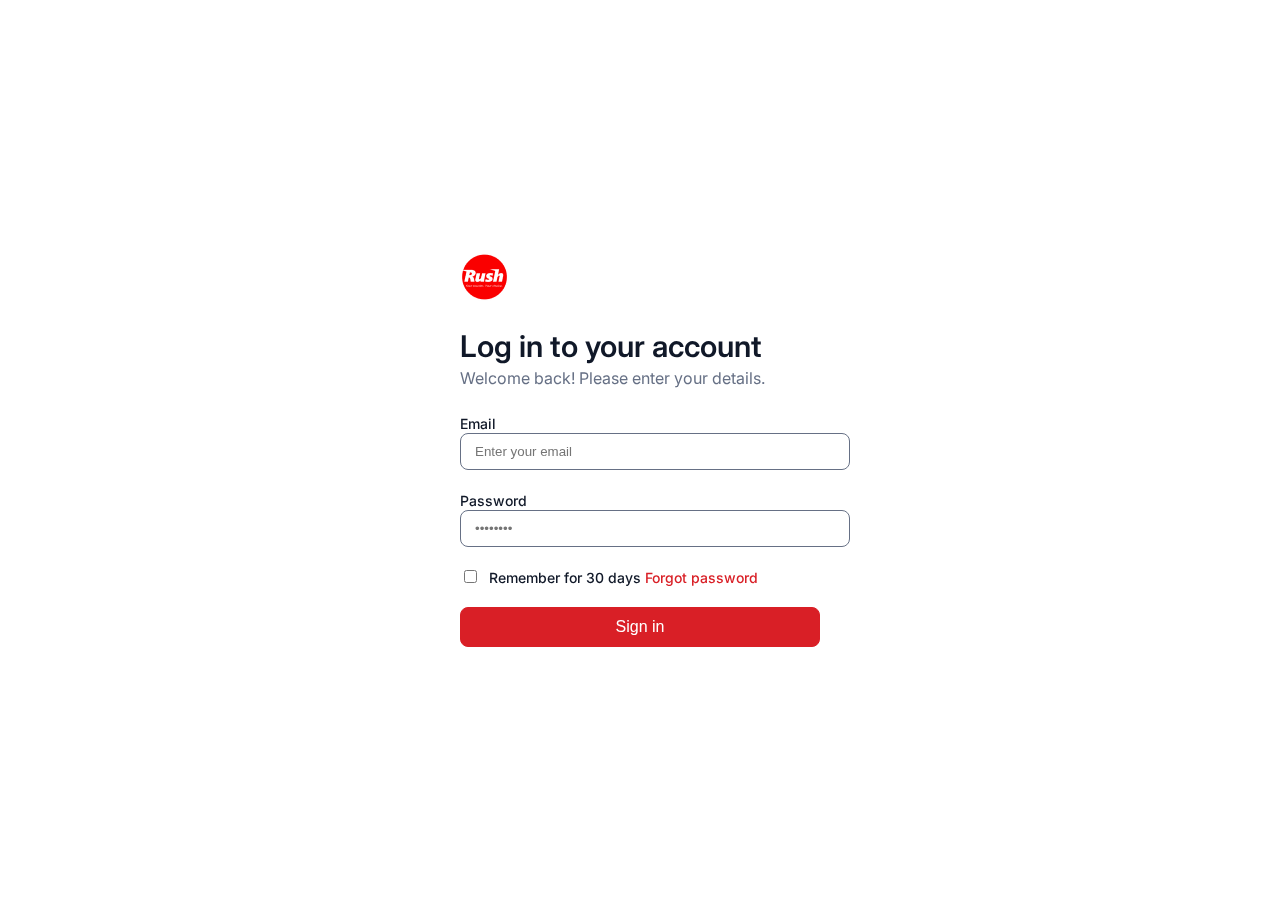
<file: index.html>
<!DOCTYPE html>
<html lang="en">
    <head>
        <meta charset="UTF-8" />
        <meta http-equiv="X-UA-Compatible" content="IE=edge" />
        <meta name="viewport" content="width=device-width, initial-scale=1.0" />

        <!--==================================================================-->
        <!-- Fav-Icon Image -->
        <link
            rel="shortcut icon"
            href="assets/images/Rush-Logo.png"
            type="image/x-icon"
        />
        <!-- Font Awesome CDN Link -->
        <link
            rel="stylesheet"
            href="https://cdnjs.cloudflare.com/ajax/libs/font-awesome/6.2.1/css/all.min.css"
        />
        <!-- Bootstrap CDN Link -->
        <link
            href="https://cdn.jsdelivr.net/npm/bootstrap@5.0.2/dist/css/bootstrap.min.css"
            rel="stylesheet"
            integrity="sha384-EVSTQN3/azprG1Anm3QDgpJLIm9Nao0Yz1ztcQTwFspd3yD65VohhpuuCOmLASjC"
            crossorigin="anonymous"
        />
        <!-- Custom CSS File -->
        <link rel="stylesheet" href="assets/css/style.css" />
        <!--==================================================================-->

        <title>Log in- (Rush)</title>
    </head>
    <body>
        <section id="login">
            <div class="login-container text-center">
                <img src="assets/images/Rush-Logo.png" alt="" />
                <div class="login-heading">
                    <h1>Log in to your account</h1>
                    <h6>Welcome back! Please enter your details.</h6>
                </div>
                <div class="login-form text-start">
                    <form>
                        <div class="from-item">
                            <label for="email">Email</label>
                            <input
                                type="email"
                                name="email"
                                id="email"
                                placeholder="Enter your email"
                            />
                        </div>
                        <div class="from-item">
                            <label for="password">Password</label>
                            <input
                                type="password"
                                name="password"
                                id="password"
                                placeholder="••••••••"
                            />
                        </div>
                        <div
                            class="from-item d-flex align-items-center justify-content-between"
                        >
                            <span class="d-flex align-items-center"
                                ><input type="checkbox" id="login-remember" />
                                <label
                                    class="checkbox-text"
                                    for="login-remember"
                                >
                                    Remember for 30 days</label
                                >
                            </span>
                            <a class="forgot-pass" href="forgot_pass.html"
                                >Forgot password</a
                            >
                        </div>
                        <button>
                            <a href="dashboard.html">Sign in</a>
                        </button>
                    </form>
                </div>
            </div>
        </section>
        <!--==================================================================-->
        <!-- Bootstrap js CDN Start -->
        <script
            src="https://cdn.jsdelivr.net/npm/bootstrap@5.0.2/dist/js/bootstrap.bundle.min.js"
            integrity="sha384-MrcW6ZMFYlzcLA8Nl+NtUVF0sA7MsXsP1UyJoMp4YLEuNSfAP+JcXn/tWtIaxVXM"
            crossorigin="anonymous"
        ></script>
        <!-- ||Bootstrap js CDN End|| -->
        <!--==================================================================-->
    </body>
</html>
</file>
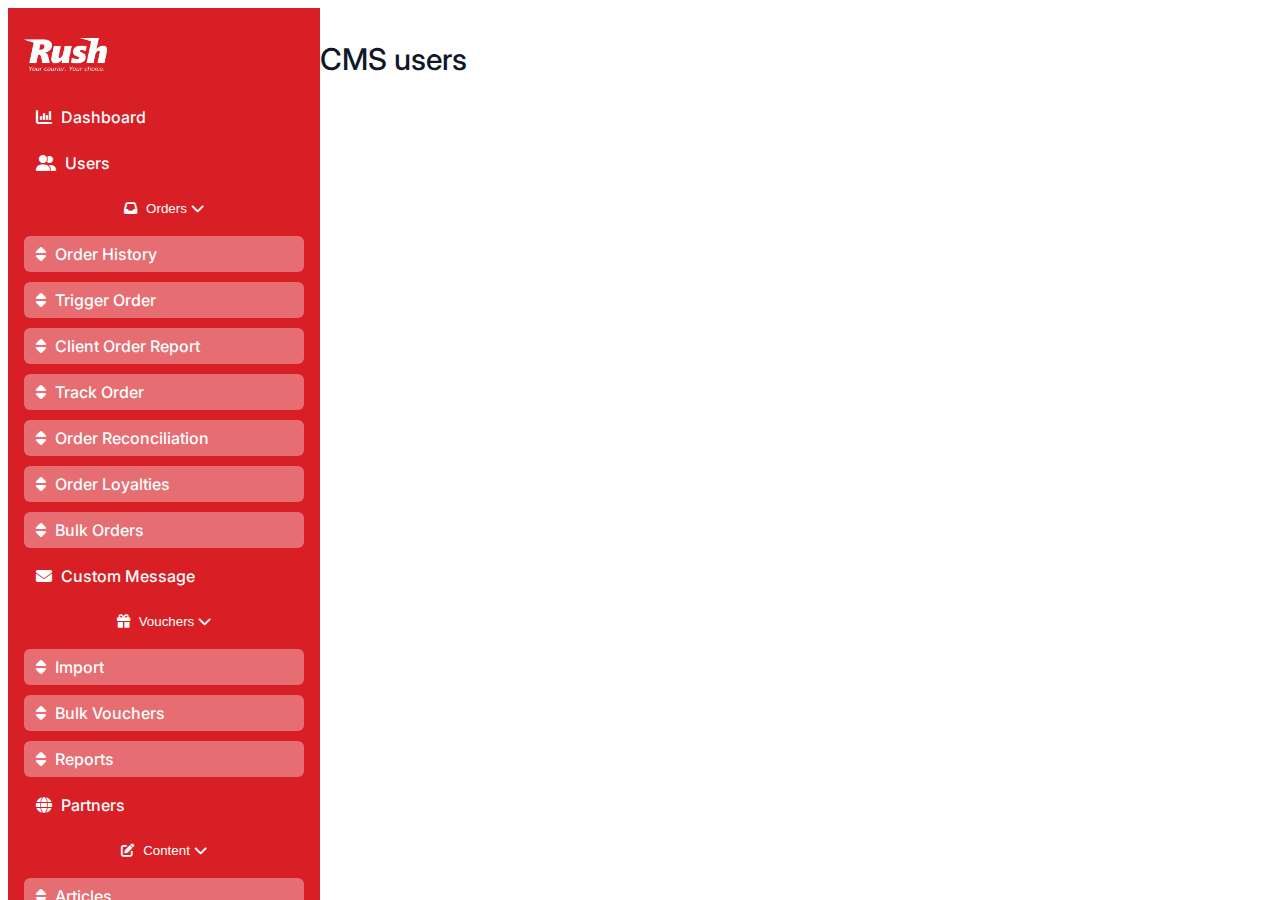
<file: cms_user.html>
<!DOCTYPE html>
<html lang="en">
    <head>
        <meta charset="UTF-8" />
        <meta http-equiv="X-UA-Compatible" content="IE=edge" />
        <meta name="viewport" content="width=device-width, initial-scale=1.0" />

        <!--==================================================================-->
        <!-- Fav-Icon Image -->
        <link
            rel="shortcut icon"
            href="assets/images/Rush-Logo.png"
            type="image/x-icon"
        />
        <!-- Font Awesome CDN Link -->
        <link
            rel="stylesheet"
            href="https://cdnjs.cloudflare.com/ajax/libs/font-awesome/6.2.1/css/all.min.css"
        />
        <!-- Bootstrap CDN Link -->
        <link
            href="https://cdn.jsdelivr.net/npm/bootstrap@5.0.2/dist/css/bootstrap.min.css"
            rel="stylesheet"
            integrity="sha384-EVSTQN3/azprG1Anm3QDgpJLIm9Nao0Yz1ztcQTwFspd3yD65VohhpuuCOmLASjC"
            crossorigin="anonymous"
        />
        <!-- Custom CSS File -->
        <link rel="stylesheet" href="assets/css/style.css" />
        <!--==================================================================-->

        <title>CMS Users- (Rush)</title>
    </head>
    <body>
        <!-- CMS User Section Start -->
        <section>
            <!-- Side Nav Section Start -->
            <section id="side_nav">
                <div class="nav_logo">
                    <a href="index.html"
                        ><img src="assets/images/logo.png" alt=""
                    /></a>

                    <div class="menu_item">
                        <ul>
                            <li>
                                <a href="dashboard.html"
                                    ><i class="fa-solid fa-chart-column"></i>
                                    Dashboard</a
                                >
                            </li>
                            <li>
                                <a href=""
                                    ><i class="fa-solid fa-user-group"></i>
                                    Users</a
                                >
                            </li>
                            <div id="accordionFlushExample">
                                <h2
                                    class="accordion-header"
                                    id="flush-headingOne"
                                >
                                    <button
                                        class="accordion-button collapsed d-flex align-items-center justify-content-between"
                                        type="button"
                                        data-bs-toggle="collapse"
                                        data-bs-target="#flush-collapseOne"
                                        aria-expanded="false"
                                        aria-controls="flush-collapseOne"
                                    >
                                        <span>
                                            <i class="fa-solid fa-inbox"></i>
                                            Orders
                                        </span>
                                        <i class="fa-solid fa-chevron-down"></i>
                                    </button>
                                </h2>
                                <div
                                    id="flush-collapseOne"
                                    class="accordion-collapse collapse"
                                    aria-labelledby="flush-headingOne"
                                    data-bs-parent="#accordionFlushExample"
                                >
                                    <div class="accordion-body">
                                        <ul>
                                            <li>
                                                <a href=""
                                                    ><i
                                                        class="fa-solid fa-sort"
                                                    ></i>
                                                    Order history</a
                                                >
                                            </li>
                                            <li>
                                                <a href=""
                                                    ><i
                                                        class="fa-solid fa-sort"
                                                    ></i>
                                                    Trigger order</a
                                                >
                                            </li>
                                            <li>
                                                <a href=""
                                                    ><i
                                                        class="fa-solid fa-sort"
                                                    ></i>
                                                    Client order report</a
                                                >
                                            </li>
                                            <li>
                                                <a href=""
                                                    ><i
                                                        class="fa-solid fa-sort"
                                                    ></i>
                                                    Track order</a
                                                >
                                            </li>
                                            <li>
                                                <a href=""
                                                    ><i
                                                        class="fa-solid fa-sort"
                                                    ></i>
                                                    Order reconciliation</a
                                                >
                                            </li>
                                            <li>
                                                <a href=""
                                                    ><i
                                                        class="fa-solid fa-sort"
                                                    ></i>
                                                    Order loyalties</a
                                                >
                                            </li>
                                            <li>
                                                <a href=""
                                                    ><i
                                                        class="fa-solid fa-sort"
                                                    ></i>
                                                    Bulk orders</a
                                                >
                                            </li>
                                        </ul>
                                    </div>
                                </div>
                            </div>
                            <li>
                                <a href=""
                                    ><i class="fa-solid fa-envelope"></i> Custom
                                    message</a
                                >
                            </li>
                            <div id="accordionFlushExample">
                                <h2
                                    class="accordion-header"
                                    id="flush-headingTwo"
                                >
                                    <button
                                        class="accordion-button collapsed d-flex align-items-center justify-content-between"
                                        type="button"
                                        data-bs-toggle="collapse"
                                        data-bs-target="#flush-collapseTwo"
                                        aria-expanded="false"
                                        aria-controls="flush-collapseTwo"
                                    >
                                        <span>
                                            <i class="fa-solid fa-gift"></i>
                                            Vouchers
                                        </span>
                                        <i class="fa-solid fa-chevron-down"></i>
                                    </button>
                                </h2>
                                <div
                                    id="flush-collapseTwo"
                                    class="accordion-collapse collapse"
                                    aria-labelledby="flush-headingTwo"
                                    data-bs-parent="#accordionFlushExample"
                                >
                                    <div class="accordion-body">
                                        <ul>
                                            <li>
                                                <a href=""
                                                    ><i
                                                        class="fa-solid fa-sort"
                                                    ></i>
                                                    Import</a
                                                >
                                            </li>
                                            <li>
                                                <a href=""
                                                    ><i
                                                        class="fa-solid fa-sort"
                                                    ></i>
                                                    Bulk vouchers</a
                                                >
                                            </li>
                                            <li>
                                                <a href=""
                                                    ><i
                                                        class="fa-solid fa-sort"
                                                    ></i>
                                                    Reports</a
                                                >
                                            </li>
                                        </ul>
                                    </div>
                                </div>
                            </div>
                            <li>
                                <a href=""
                                    ><i class="fa-solid fa-globe"></i>
                                    Partners</a
                                >
                            </li>
                            <div id="accordionFlushExample">
                                <h2
                                    class="accordion-header"
                                    id="flush-headingThree"
                                >
                                    <button
                                        class="accordion-button collapsed d-flex align-items-center justify-content-between"
                                        type="button"
                                        data-bs-toggle="collapse"
                                        data-bs-target="#flush-collapseThree"
                                        aria-expanded="false"
                                        aria-controls="flush-collapseThree"
                                    >
                                        <span>
                                            <i
                                                class="fa-solid fa-pen-to-square"
                                            ></i>
                                            Content
                                        </span>
                                        <i class="fa-solid fa-chevron-down"></i>
                                    </button>
                                </h2>
                                <div
                                    id="flush-collapseThree"
                                    class="accordion-collapse collapse"
                                    aria-labelledby="flush-headingThree"
                                    data-bs-parent="#accordionFlushExample"
                                >
                                    <div class="accordion-body">
                                        <ul>
                                            <li>
                                                <a href=""
                                                    ><i
                                                        class="fa-solid fa-sort"
                                                    ></i>
                                                    Articles</a
                                                >
                                            </li>
                                            <li>
                                                <a href=""
                                                    ><i
                                                        class="fa-solid fa-sort"
                                                    ></i>
                                                    Import FAQ’s</a
                                                >
                                            </li>
                                            <li>
                                                <a href=""
                                                    ><i
                                                        class="fa-solid fa-sort"
                                                    ></i>
                                                    Terms & Conditions</a
                                                >
                                            </li>
                                            <li>
                                                <a href=""
                                                    ><i
                                                        class="fa-solid fa-sort"
                                                    ></i>
                                                    Privacy Policy</a
                                                >
                                            </li>
                                        </ul>
                                    </div>
                                </div>
                            </div>
                            <div id="accordionFlushExample">
                                <h2
                                    class="accordion-header"
                                    id="flush-headingFour"
                                >
                                    <button
                                        class="accordion-button collapsed d-flex align-items-center justify-content-between"
                                        type="button"
                                        data-bs-toggle="collapse"
                                        data-bs-target="#flush-collapseFour"
                                        aria-expanded="false"
                                        aria-controls="flush-collapseFour"
                                    >
                                        <span>
                                            <i
                                                class="fa-solid fa-credit-card"
                                            ></i>
                                            Payments
                                        </span>
                                        <i class="fa-solid fa-chevron-down"></i>
                                    </button>
                                </h2>
                                <div
                                    id="flush-collapseFour"
                                    class="accordion-collapse collapse"
                                    aria-labelledby="flush-headingFour"
                                    data-bs-parent="#accordionFlushExample"
                                >
                                    <div class="accordion-body">
                                        <ul>
                                            <li>
                                                <a href=""
                                                    ><i
                                                        class="fa-solid fa-sort"
                                                    ></i>
                                                    Payment history</a
                                                >
                                            </li>
                                            <li>
                                                <a href=""
                                                    ><i
                                                        class="fa-solid fa-sort"
                                                    ></i>
                                                    Invoices</a
                                                >
                                            </li>
                                            <li>
                                                <a href=""
                                                    ><i
                                                        class="fa-solid fa-sort"
                                                    ></i>
                                                    Debtors</a
                                                >
                                            </li>
                                            <li>
                                                <a href=""
                                                    ><i
                                                        class="fa-solid fa-sort"
                                                    ></i>
                                                    Shared wallet report</a
                                                >
                                            </li>
                                        </ul>
                                    </div>
                                </div>
                            </div>
                            <li>
                                <a href=""
                                    ><i class="fa-solid fa-sun"></i> Public
                                    holidays</a
                                >
                            </li>
                            <li>
                                <a href=""
                                    ><i class="fa-solid fa-percent"></i> Public
                                    Margin groups</a
                                >
                            </li>
                            <div id="accordionFlushExample">
                                <h2
                                    class="accordion-header"
                                    id="flush-headingFive"
                                >
                                    <button
                                        class="accordion-button collapsed d-flex align-items-center justify-content-between"
                                        type="button"
                                        data-bs-toggle="collapse"
                                        data-bs-target="#flush-collapseFive"
                                        aria-expanded="false"
                                        aria-controls="flush-collapseFive"
                                    >
                                        <span>
                                            <i class="fa-solid fa-file"></i>
                                            Custom reports
                                        </span>
                                        <i class="fa-solid fa-chevron-down"></i>
                                    </button>
                                </h2>
                                <div
                                    id="flush-collapseFive"
                                    class="accordion-collapse collapse"
                                    aria-labelledby="flush-headingFive"
                                    data-bs-parent="#accordionFlushExample"
                                >
                                    <div class="accordion-body">
                                        <ul>
                                            <li>
                                                <a href=""
                                                    ><i
                                                        class="fa-solid fa-sort"
                                                    ></i>
                                                    KFC orders</a
                                                >
                                            </li>
                                            <li>
                                                <a href=""
                                                    ><i
                                                        class="fa-solid fa-sort"
                                                    ></i>
                                                    Daily registrations</a
                                                >
                                            </li>
                                            <li>
                                                <a href=""
                                                    ><i
                                                        class="fa-solid fa-sort"
                                                    ></i>
                                                    Vodacom Pay</a
                                                >
                                            </li>
                                            <li>
                                                <a href=""
                                                    ><i
                                                        class="fa-solid fa-sort"
                                                    ></i>
                                                    Overs over 1,000</a
                                                >
                                            </li>
                                        </ul>
                                    </div>
                                </div>
                            </div>
                        </ul>
                    </div>
                    <div class="side_nav_bottom">
                        <a class="view" href="">CMS users</a>
                        <div
                            class="user_details d-flex justify-content-between"
                        >
                            <div class="d-flex align-items-center">
                                <img src="assets/images/Avatar.png" alt="" />
                                <div>
                                    <h5>Mike Farquharson</h5>
                                    <p>mike@rush.co.za</p>
                                </div>
                            </div>
                            <i class="fa-solid fa-arrow-right-from-bracket"></i>
                        </div>
                    </div>
                </div>
            </section>
            <!-- ||Side Nav Section End|| -->

            <!-- Main Contained Section Start -->
            <section id="main_contained">
                <h1>CMS users</h1>
            </section>
            <!-- ||Main Contained Section End|| -->
        </section>
        <!-- ||CMS User Section End|| -->

        <!--==================================================================-->
        <!-- Bootstrap js CDN Start -->
        <script
            src="https://cdn.jsdelivr.net/npm/bootstrap@5.0.2/dist/js/bootstrap.bundle.min.js"
            integrity="sha384-MrcW6ZMFYlzcLA8Nl+NtUVF0sA7MsXsP1UyJoMp4YLEuNSfAP+JcXn/tWtIaxVXM"
            crossorigin="anonymous"
        ></script>
        <!-- ||Bootstrap js CDN End|| -->
        <!--==================================================================-->
    </body>
</html>
</file>
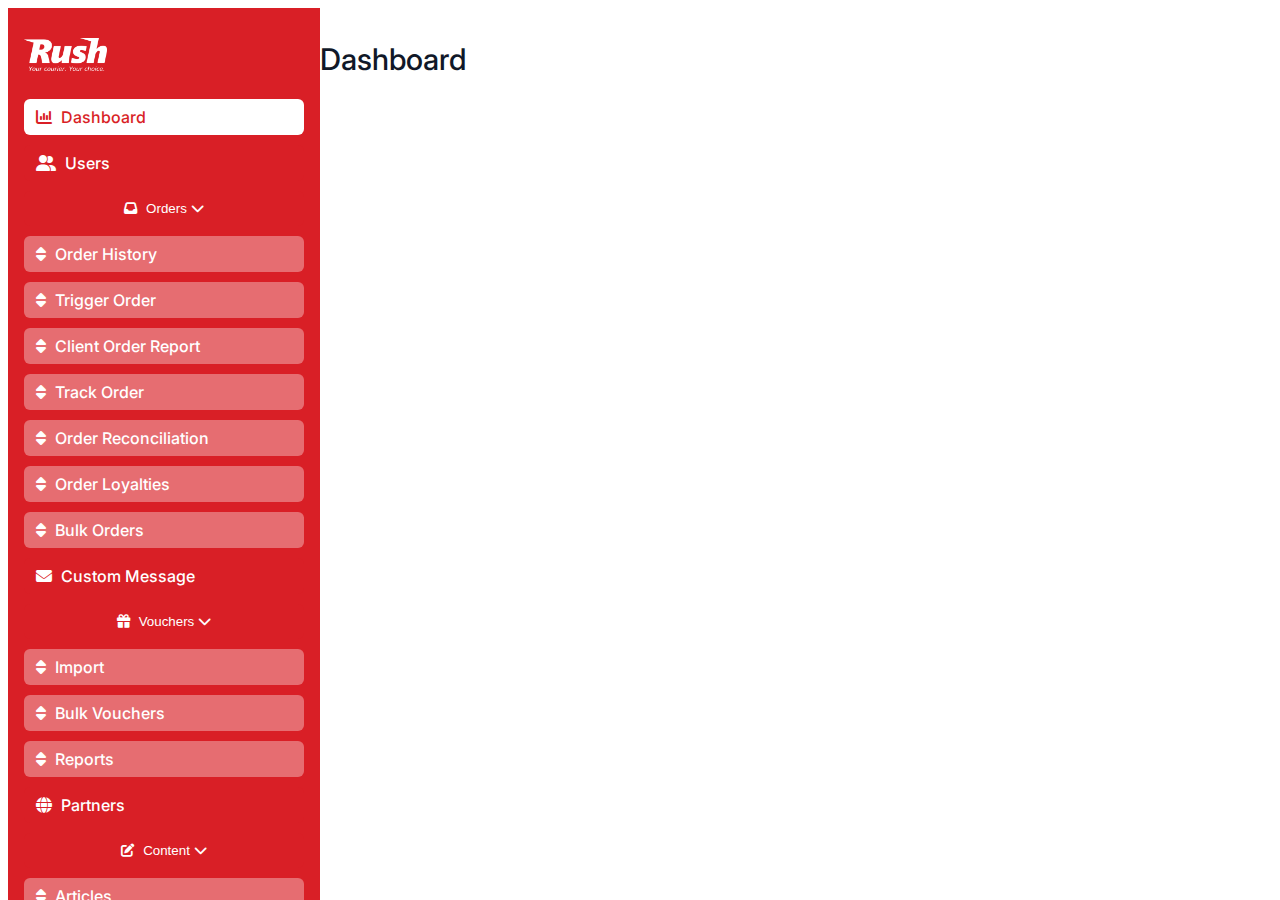
<file: dashboard.html>
<!DOCTYPE html>
<html lang="en">
    <head>
        <meta charset="UTF-8" />
        <meta http-equiv="X-UA-Compatible" content="IE=edge" />
        <meta name="viewport" content="width=device-width, initial-scale=1.0" />

        <!--==================================================================-->
        <!-- Fav-Icon Image -->
        <link
            rel="shortcut icon"
            href="assets/images/Rush-Logo.png"
            type="image/x-icon"
        />
        <!-- Font Awesome CDN Link -->
        <link
            rel="stylesheet"
            href="https://cdnjs.cloudflare.com/ajax/libs/font-awesome/6.2.1/css/all.min.css"
        />
        <!-- Bootstrap CDN Link -->
        <link
            href="https://cdn.jsdelivr.net/npm/bootstrap@5.0.2/dist/css/bootstrap.min.css"
            rel="stylesheet"
            integrity="sha384-EVSTQN3/azprG1Anm3QDgpJLIm9Nao0Yz1ztcQTwFspd3yD65VohhpuuCOmLASjC"
            crossorigin="anonymous"
        />
        <!-- Custom CSS File -->
        <link rel="stylesheet" href="assets/css/style.css" />
        <!--==================================================================-->

        <title>Dashboard- (Rush)</title>
    </head>
    <body>
        <!-- Dashboard Section Start -->
        <section>
            <!-- Side Nav Section Start -->
            <section id="side_nav">
                <div class="nav_logo">
                    <a href="index.html"
                        ><img src="assets/images/logo.png" alt=""
                    /></a>

                    <div class="menu_item">
                        <ul>
                            <li class="active">
                                <a href="dashboard.html"
                                    ><i class="fa-solid fa-chart-column"></i>
                                    Dashboard</a
                                >
                            </li>
                            <li>
                                <a href=""
                                    ><i class="fa-solid fa-user-group"></i>
                                    Users</a
                                >
                            </li>
                            <div id="accordionFlushExample">
                                <h2
                                    class="accordion-header"
                                    id="flush-headingOne"
                                >
                                    <button
                                        class="accordion-button collapsed d-flex align-items-center justify-content-between"
                                        type="button"
                                        data-bs-toggle="collapse"
                                        data-bs-target="#flush-collapseOne"
                                        aria-expanded="false"
                                        aria-controls="flush-collapseOne"
                                    >
                                        <span>
                                            <i class="fa-solid fa-inbox"></i>
                                            Orders
                                        </span>
                                        <i class="fa-solid fa-chevron-down"></i>
                                    </button>
                                </h2>
                                <div
                                    id="flush-collapseOne"
                                    class="accordion-collapse collapse"
                                    aria-labelledby="flush-headingOne"
                                    data-bs-parent="#accordionFlushExample"
                                >
                                    <div class="accordion-body">
                                        <ul>
                                            <li>
                                                <a href=""
                                                    ><i
                                                        class="fa-solid fa-sort"
                                                    ></i>
                                                    Order history</a
                                                >
                                            </li>
                                            <li>
                                                <a href=""
                                                    ><i
                                                        class="fa-solid fa-sort"
                                                    ></i>
                                                    Trigger order</a
                                                >
                                            </li>
                                            <li>
                                                <a href=""
                                                    ><i
                                                        class="fa-solid fa-sort"
                                                    ></i>
                                                    Client order report</a
                                                >
                                            </li>
                                            <li>
                                                <a href=""
                                                    ><i
                                                        class="fa-solid fa-sort"
                                                    ></i>
                                                    Track order</a
                                                >
                                            </li>
                                            <li>
                                                <a href=""
                                                    ><i
                                                        class="fa-solid fa-sort"
                                                    ></i>
                                                    Order reconciliation</a
                                                >
                                            </li>
                                            <li>
                                                <a href=""
                                                    ><i
                                                        class="fa-solid fa-sort"
                                                    ></i>
                                                    Order loyalties</a
                                                >
                                            </li>
                                            <li>
                                                <a href=""
                                                    ><i
                                                        class="fa-solid fa-sort"
                                                    ></i>
                                                    Bulk orders</a
                                                >
                                            </li>
                                        </ul>
                                    </div>
                                </div>
                            </div>
                            <li>
                                <a href=""
                                    ><i class="fa-solid fa-envelope"></i> Custom
                                    message</a
                                >
                            </li>
                            <div id="accordionFlushExample">
                                <h2
                                    class="accordion-header"
                                    id="flush-headingTwo"
                                >
                                    <button
                                        class="accordion-button collapsed d-flex align-items-center justify-content-between"
                                        type="button"
                                        data-bs-toggle="collapse"
                                        data-bs-target="#flush-collapseTwo"
                                        aria-expanded="false"
                                        aria-controls="flush-collapseTwo"
                                    >
                                        <span>
                                            <i class="fa-solid fa-gift"></i>
                                            Vouchers
                                        </span>
                                        <i class="fa-solid fa-chevron-down"></i>
                                    </button>
                                </h2>
                                <div
                                    id="flush-collapseTwo"
                                    class="accordion-collapse collapse"
                                    aria-labelledby="flush-headingTwo"
                                    data-bs-parent="#accordionFlushExample"
                                >
                                    <div class="accordion-body">
                                        <ul>
                                            <li>
                                                <a href=""
                                                    ><i
                                                        class="fa-solid fa-sort"
                                                    ></i>
                                                    Import</a
                                                >
                                            </li>
                                            <li>
                                                <a href=""
                                                    ><i
                                                        class="fa-solid fa-sort"
                                                    ></i>
                                                    Bulk vouchers</a
                                                >
                                            </li>
                                            <li>
                                                <a href=""
                                                    ><i
                                                        class="fa-solid fa-sort"
                                                    ></i>
                                                    Reports</a
                                                >
                                            </li>
                                        </ul>
                                    </div>
                                </div>
                            </div>
                            <li>
                                <a href=""
                                    ><i class="fa-solid fa-globe"></i>
                                    Partners</a
                                >
                            </li>
                            <div id="accordionFlushExample">
                                <h2
                                    class="accordion-header"
                                    id="flush-headingThree"
                                >
                                    <button
                                        class="accordion-button collapsed d-flex align-items-center justify-content-between"
                                        type="button"
                                        data-bs-toggle="collapse"
                                        data-bs-target="#flush-collapseThree"
                                        aria-expanded="false"
                                        aria-controls="flush-collapseThree"
                                    >
                                        <span>
                                            <i
                                                class="fa-solid fa-pen-to-square"
                                            ></i>
                                            Content
                                        </span>
                                        <i class="fa-solid fa-chevron-down"></i>
                                    </button>
                                </h2>
                                <div
                                    id="flush-collapseThree"
                                    class="accordion-collapse collapse"
                                    aria-labelledby="flush-headingThree"
                                    data-bs-parent="#accordionFlushExample"
                                >
                                    <div class="accordion-body">
                                        <ul>
                                            <li>
                                                <a href=""
                                                    ><i
                                                        class="fa-solid fa-sort"
                                                    ></i>
                                                    Articles</a
                                                >
                                            </li>
                                            <li>
                                                <a href=""
                                                    ><i
                                                        class="fa-solid fa-sort"
                                                    ></i>
                                                    Import FAQ’s</a
                                                >
                                            </li>
                                            <li>
                                                <a href=""
                                                    ><i
                                                        class="fa-solid fa-sort"
                                                    ></i>
                                                    Terms & Conditions</a
                                                >
                                            </li>
                                            <li>
                                                <a href=""
                                                    ><i
                                                        class="fa-solid fa-sort"
                                                    ></i>
                                                    Privacy Policy</a
                                                >
                                            </li>
                                        </ul>
                                    </div>
                                </div>
                            </div>
                            <div id="accordionFlushExample">
                                <h2
                                    class="accordion-header"
                                    id="flush-headingFour"
                                >
                                    <button
                                        class="accordion-button collapsed d-flex align-items-center justify-content-between"
                                        type="button"
                                        data-bs-toggle="collapse"
                                        data-bs-target="#flush-collapseFour"
                                        aria-expanded="false"
                                        aria-controls="flush-collapseFour"
                                    >
                                        <span>
                                            <i
                                                class="fa-solid fa-credit-card"
                                            ></i>
                                            Payments
                                        </span>
                                        <i class="fa-solid fa-chevron-down"></i>
                                    </button>
                                </h2>
                                <div
                                    id="flush-collapseFour"
                                    class="accordion-collapse collapse"
                                    aria-labelledby="flush-headingFour"
                                    data-bs-parent="#accordionFlushExample"
                                >
                                    <div class="accordion-body">
                                        <ul>
                                            <li>
                                                <a href=""
                                                    ><i
                                                        class="fa-solid fa-sort"
                                                    ></i>
                                                    Payment history</a
                                                >
                                            </li>
                                            <li>
                                                <a href=""
                                                    ><i
                                                        class="fa-solid fa-sort"
                                                    ></i>
                                                    Invoices</a
                                                >
                                            </li>
                                            <li>
                                                <a href=""
                                                    ><i
                                                        class="fa-solid fa-sort"
                                                    ></i>
                                                    Debtors</a
                                                >
                                            </li>
                                            <li>
                                                <a href=""
                                                    ><i
                                                        class="fa-solid fa-sort"
                                                    ></i>
                                                    Shared wallet report</a
                                                >
                                            </li>
                                        </ul>
                                    </div>
                                </div>
                            </div>
                            <li>
                                <a href=""
                                    ><i class="fa-solid fa-sun"></i> Public
                                    holidays</a
                                >
                            </li>
                            <li>
                                <a href=""
                                    ><i class="fa-solid fa-percent"></i> Public
                                    Margin groups</a
                                >
                            </li>
                            <div id="accordionFlushExample">
                                <h2
                                    class="accordion-header"
                                    id="flush-headingFive"
                                >
                                    <button
                                        class="accordion-button collapsed d-flex align-items-center justify-content-between"
                                        type="button"
                                        data-bs-toggle="collapse"
                                        data-bs-target="#flush-collapseFive"
                                        aria-expanded="false"
                                        aria-controls="flush-collapseFive"
                                    >
                                        <span>
                                            <i class="fa-solid fa-file"></i>
                                            Custom reports
                                        </span>
                                        <i class="fa-solid fa-chevron-down"></i>
                                    </button>
                                </h2>
                                <div
                                    id="flush-collapseFive"
                                    class="accordion-collapse collapse"
                                    aria-labelledby="flush-headingFive"
                                    data-bs-parent="#accordionFlushExample"
                                >
                                    <div class="accordion-body">
                                        <ul>
                                            <li>
                                                <a href=""
                                                    ><i
                                                        class="fa-solid fa-sort"
                                                    ></i>
                                                    KFC orders</a
                                                >
                                            </li>
                                            <li>
                                                <a href=""
                                                    ><i
                                                        class="fa-solid fa-sort"
                                                    ></i>
                                                    Daily registrations</a
                                                >
                                            </li>
                                            <li>
                                                <a href=""
                                                    ><i
                                                        class="fa-solid fa-sort"
                                                    ></i>
                                                    Vodacom Pay</a
                                                >
                                            </li>
                                            <li>
                                                <a href=""
                                                    ><i
                                                        class="fa-solid fa-sort"
                                                    ></i>
                                                    Overs over 1,000</a
                                                >
                                            </li>
                                        </ul>
                                    </div>
                                </div>
                            </div>
                        </ul>
                    </div>
                    <div class="side_nav_bottom">
                        <a class="" href="cms_user.html">CMS users</a>
                        <div
                            class="user_details d-flex justify-content-between"
                        >
                            <div class="d-flex align-items-center">
                                <img src="assets/images/Avatar.png" alt="" />
                                <div>
                                    <h5>Mike Farquharson</h5>
                                    <p>mike@rush.co.za</p>
                                </div>
                            </div>
                            <i class="fa-solid fa-arrow-right-from-bracket"></i>
                        </div>
                    </div>
                </div>
            </section>
            <!-- ||Side Nav Section End|| -->

            <!-- Main Contained Section Start -->
            <section id="main_contained">
                <h1>Dashboard</h1>
            </section>
            <!-- ||Main Contained Section End|| -->
        </section>
        <!-- ||Dashboard Section End|| -->

        <!--==================================================================-->
        <!-- Bootstrap js CDN Start -->
        <script
            src="https://cdn.jsdelivr.net/npm/bootstrap@5.0.2/dist/js/bootstrap.bundle.min.js"
            integrity="sha384-MrcW6ZMFYlzcLA8Nl+NtUVF0sA7MsXsP1UyJoMp4YLEuNSfAP+JcXn/tWtIaxVXM"
            crossorigin="anonymous"
        ></script>
        <!-- ||Bootstrap js CDN End|| -->
        <!--==================================================================-->
    </body>
</html>
</file>
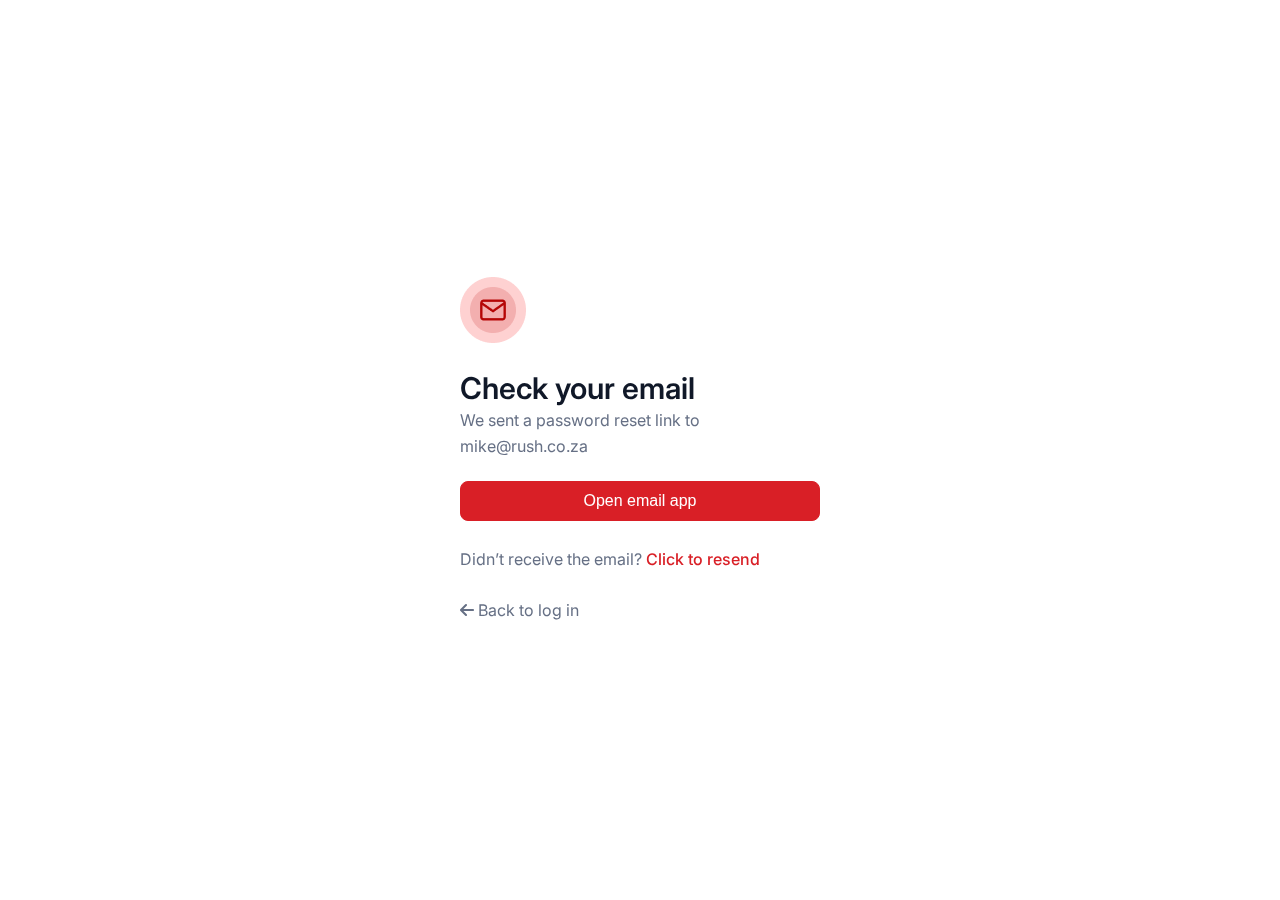
<file: email_check.html>
<!DOCTYPE html>
<html lang="en">
    <head>
        <meta charset="UTF-8" />
        <meta http-equiv="X-UA-Compatible" content="IE=edge" />
        <meta name="viewport" content="width=device-width, initial-scale=1.0" />

        <!--==================================================================-->
        <!-- Fav-Icon Image -->
        <link
            rel="shortcut icon"
            href="assets/images/Rush-Logo.png"
            type="image/x-icon"
        />
        <!-- Font Awesome CDN Link -->
        <link
            rel="stylesheet"
            href="https://cdnjs.cloudflare.com/ajax/libs/font-awesome/6.2.1/css/all.min.css"
        />
        <!-- Bootstrap CDN Link -->
        <link
            href="https://cdn.jsdelivr.net/npm/bootstrap@5.0.2/dist/css/bootstrap.min.css"
            rel="stylesheet"
            integrity="sha384-EVSTQN3/azprG1Anm3QDgpJLIm9Nao0Yz1ztcQTwFspd3yD65VohhpuuCOmLASjC"
            crossorigin="anonymous"
        />
        <!-- Custom CSS File -->
        <link rel="stylesheet" href="assets/css/style.css" />
        <!-- Responsive CSS File -->
        <link rel="stylesheet" href="assets/css/responsive.css" />
        <!--==================================================================-->

        <title>Check Email- (Rush)</title>
    </head>
    <body>
        <section id="login">
            <div class="login-container text-center">
                <img src="assets/images/Featured-icon-2.png" alt="" />
                <div class="login-heading">
                    <h1>Check your email</h1>
                    <h6>
                        We sent a password reset link to <br />mike@rush.co.za
                    </h6>
                </div>
                <div class="login-form text-start">
                    <form>
                        <button>
                            <a href="set_password.html">Open email app</a>
                        </button>
                        <div class="resend-btn text-center">
                            <p>
                                Didn’t receive the email?<a
                                    href="email_check.html"
                                >
                                    Click to resend</a
                                >
                            </p>
                        </div>
                        <div class="back-btn text-center">
                            <a href="index.html">
                                <i class="fa-solid fa-arrow-left"></i> Back to
                                log in
                            </a>
                        </div>
                    </form>
                </div>
            </div>
        </section>
        <!--==================================================================-->
        <!-- Bootstrap js CDN Start -->
        <script
            src="https://cdn.jsdelivr.net/npm/bootstrap@5.0.2/dist/js/bootstrap.bundle.min.js"
            integrity="sha384-MrcW6ZMFYlzcLA8Nl+NtUVF0sA7MsXsP1UyJoMp4YLEuNSfAP+JcXn/tWtIaxVXM"
            crossorigin="anonymous"
        ></script>
        <!-- ||Bootstrap js CDN End|| -->
        <!--==================================================================-->
    </body>
</html>
</file>
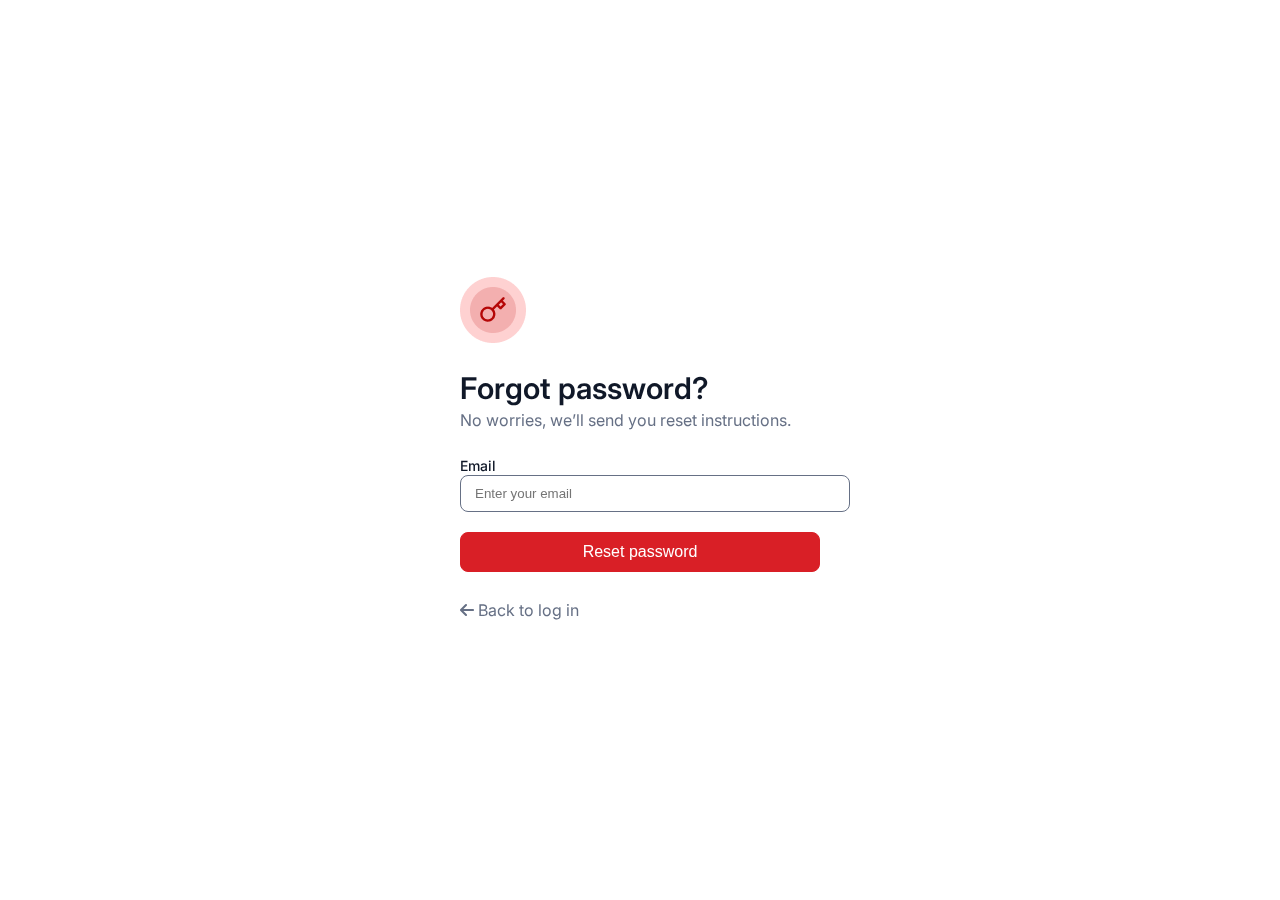
<file: forgot_pass.html>
<!DOCTYPE html>
<html lang="en">
    <head>
        <meta charset="UTF-8" />
        <meta http-equiv="X-UA-Compatible" content="IE=edge" />
        <meta name="viewport" content="width=device-width, initial-scale=1.0" />

        <!--==================================================================-->
        <!-- Fav-Icon Image -->
        <link
            rel="shortcut icon"
            href="assets/images/Rush-Logo.png"
            type="image/x-icon"
        />
        <!-- Font Awesome CDN Link -->
        <link
            rel="stylesheet"
            href="https://cdnjs.cloudflare.com/ajax/libs/font-awesome/6.2.1/css/all.min.css"
        />
        <!-- Bootstrap CDN Link -->
        <link
            href="https://cdn.jsdelivr.net/npm/bootstrap@5.0.2/dist/css/bootstrap.min.css"
            rel="stylesheet"
            integrity="sha384-EVSTQN3/azprG1Anm3QDgpJLIm9Nao0Yz1ztcQTwFspd3yD65VohhpuuCOmLASjC"
            crossorigin="anonymous"
        />
        <!-- Custom CSS File -->
        <link rel="stylesheet" href="assets/css/style.css" />
        <!-- Responsive CSS File -->
        <link rel="stylesheet" href="assets/css/responsive.css" />
        <!--==================================================================-->

        <title>Forgot password- (Rush)</title>
    </head>
    <body>
        <section id="login">
            <div class="login-container text-center">
                <img src="assets/images/Featured-icon.png" alt="" />
                <div class="login-heading">
                    <h1>Forgot password?</h1>
                    <h6>No worries, we’ll send you reset instructions.</h6>
                </div>
                <div class="login-form text-start">
                    <form>
                        <div class="from-item">
                            <label for="email">Email</label>
                            <input
                                type="email"
                                name="email"
                                id="email"
                                placeholder="Enter your email"
                            />
                        </div>
                        <button>
                            <a href="email_check.html">Reset password</a>
                        </button>
                        <div class="back-btn text-center">
                            <a href="index.html">
                                <i class="fa-solid fa-arrow-left"></i> Back to
                                log in
                            </a>
                        </div>
                    </form>
                </div>
            </div>
        </section>
        <!--==================================================================-->
        <!-- Bootstrap js CDN Start -->
        <script
            src="https://cdn.jsdelivr.net/npm/bootstrap@5.0.2/dist/js/bootstrap.bundle.min.js"
            integrity="sha384-MrcW6ZMFYlzcLA8Nl+NtUVF0sA7MsXsP1UyJoMp4YLEuNSfAP+JcXn/tWtIaxVXM"
            crossorigin="anonymous"
        ></script>
        <!-- ||Bootstrap js CDN End|| -->
        <!--==================================================================-->
    </body>
</html>
</file>
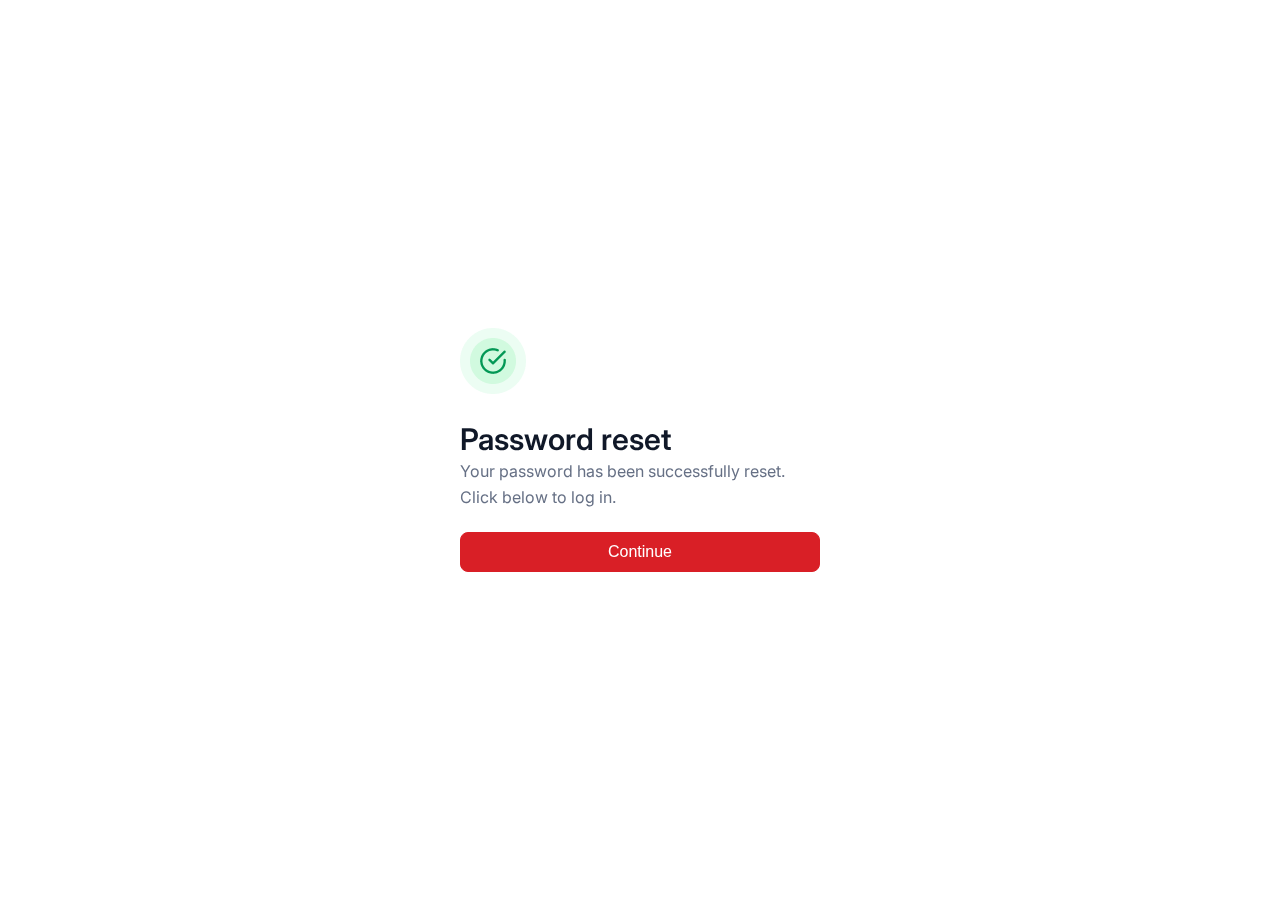
<file: reset_pass.html>
<!DOCTYPE html>
<html lang="en">
    <head>
        <meta charset="UTF-8" />
        <meta http-equiv="X-UA-Compatible" content="IE=edge" />
        <meta name="viewport" content="width=device-width, initial-scale=1.0" />

        <!--==================================================================-->
        <!-- Fav-Icon Image -->
        <link
            rel="shortcut icon"
            href="assets/images/Rush-Logo.png"
            type="image/x-icon"
        />
        <!-- Font Awesome CDN Link -->
        <link
            rel="stylesheet"
            href="https://cdnjs.cloudflare.com/ajax/libs/font-awesome/6.2.1/css/all.min.css"
        />
        <!-- Bootstrap CDN Link -->
        <link
            href="https://cdn.jsdelivr.net/npm/bootstrap@5.0.2/dist/css/bootstrap.min.css"
            rel="stylesheet"
            integrity="sha384-EVSTQN3/azprG1Anm3QDgpJLIm9Nao0Yz1ztcQTwFspd3yD65VohhpuuCOmLASjC"
            crossorigin="anonymous"
        />
        <!-- Custom CSS File -->
        <link rel="stylesheet" href="assets/css/style.css" />
        <!-- Responsive CSS File -->
        <link rel="stylesheet" href="assets/css/responsive.css" />
        <!--==================================================================-->

        <title>Reset- (Rush)</title>
    </head>
    <body>
        <section id="login">
            <div class="login-container text-center">
                <img src="assets/images/Featured-icon-3.png" alt="" />
                <div class="login-heading">
                    <h1>Password reset</h1>
                    <h6>
                        Your password has been successfully reset. Click below
                        to log in.
                    </h6>
                </div>
                <div class="login-form text-start">
                    <form>
                        <button>
                            <a href="index.html">Continue</a>
                        </button>
                    </form>
                </div>
            </div>
        </section>
        <!--==================================================================-->
        <!-- Bootstrap js CDN Start -->
        <script
            src="https://cdn.jsdelivr.net/npm/bootstrap@5.0.2/dist/js/bootstrap.bundle.min.js"
            integrity="sha384-MrcW6ZMFYlzcLA8Nl+NtUVF0sA7MsXsP1UyJoMp4YLEuNSfAP+JcXn/tWtIaxVXM"
            crossorigin="anonymous"
        ></script>
        <!-- ||Bootstrap js CDN End|| -->
        <!--==================================================================-->
    </body>
</html>
</file>
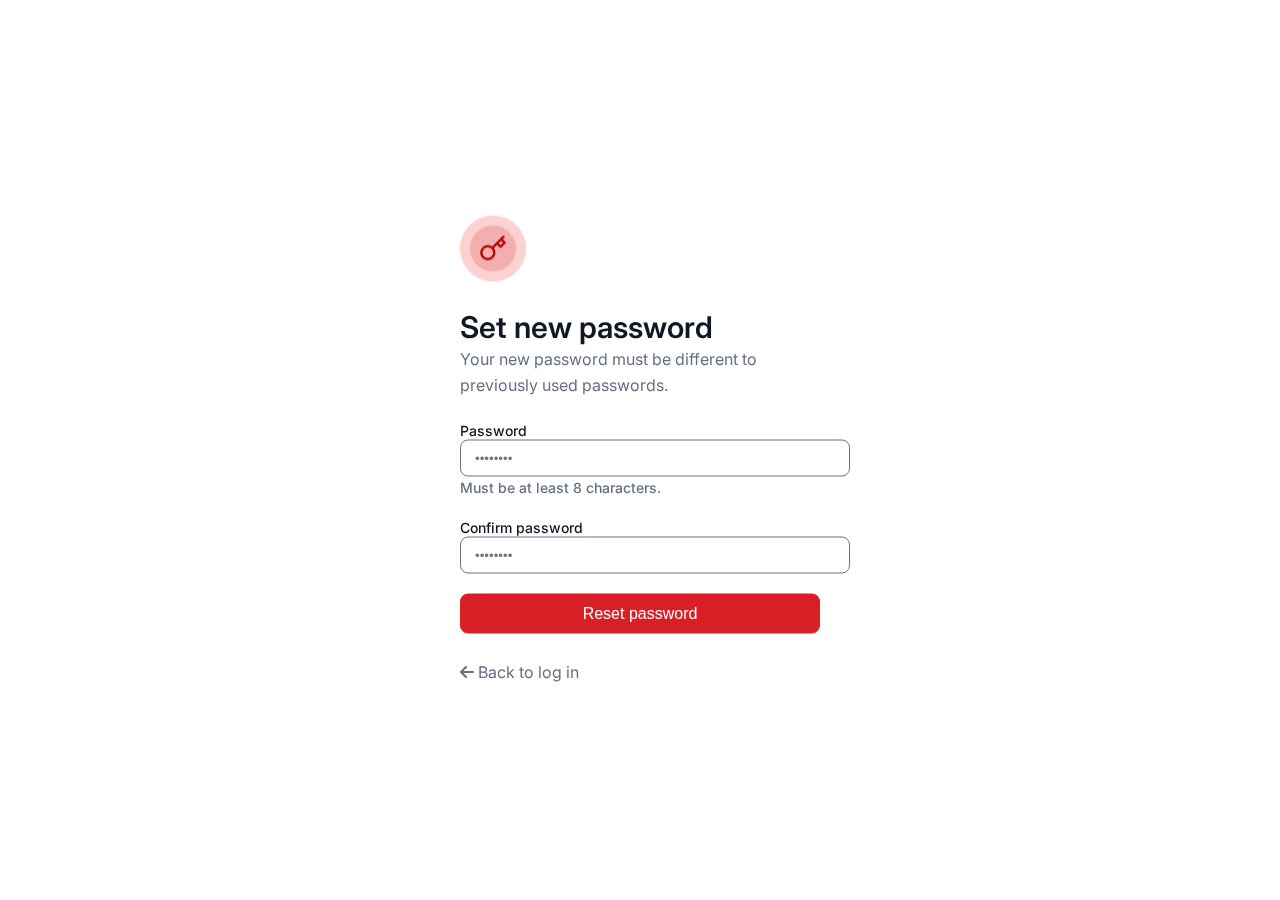
<file: set_password.html>
<!DOCTYPE html>
<html lang="en">
    <head>
        <meta charset="UTF-8" />
        <meta http-equiv="X-UA-Compatible" content="IE=edge" />
        <meta name="viewport" content="width=device-width, initial-scale=1.0" />

        <!--==================================================================-->
        <!-- Fav-Icon Image -->
        <link
            rel="shortcut icon"
            href="assets/images/Rush-Logo.png"
            type="image/x-icon"
        />
        <!-- Font Awesome CDN Link -->
        <link
            rel="stylesheet"
            href="https://cdnjs.cloudflare.com/ajax/libs/font-awesome/6.2.1/css/all.min.css"
        />
        <!-- Bootstrap CDN Link -->
        <link
            href="https://cdn.jsdelivr.net/npm/bootstrap@5.0.2/dist/css/bootstrap.min.css"
            rel="stylesheet"
            integrity="sha384-EVSTQN3/azprG1Anm3QDgpJLIm9Nao0Yz1ztcQTwFspd3yD65VohhpuuCOmLASjC"
            crossorigin="anonymous"
        />
        <!-- Custom CSS File -->
        <link rel="stylesheet" href="assets/css/style.css" />
        <!-- Responsive CSS File -->
        <link rel="stylesheet" href="assets/css/responsive.css" />
        <!--==================================================================-->

        <title>Set Password- (Rush)</title>
    </head>
    <body>
        <section id="login">
            <div class="login-container text-center">
                <img src="assets/images/Featured-icon.png" alt="" />
                <div class="login-heading">
                    <h1>Set new password</h1>
                    <h6>
                        Your new password must be different to previously used
                        passwords.
                    </h6>
                </div>
                <div class="login-form text-start">
                    <form>
                        <div class="from-item">
                            <label for="password">Password</label>
                            <input
                                type="password"
                                name="password"
                                id="password"
                                placeholder="••••••••"
                            />
                            <label class="bottom-label" for="password"
                                >Must be at least 8 characters.</label
                            >
                        </div>
                        <div class="from-item">
                            <label for="password">Confirm password</label>
                            <input
                                type="password"
                                name="password"
                                id="password"
                                placeholder="••••••••"
                            />
                        </div>
                        <button>
                            <a href="reset_pass.html">Reset password</a>
                        </button>
                        <div class="back-btn text-center">
                            <a href="index.html">
                                <i class="fa-solid fa-arrow-left"></i> Back to
                                log in
                            </a>
                        </div>
                    </form>
                </div>
            </div>
        </section>
        <!--==================================================================-->
        <!-- Bootstrap js CDN Start -->
        <script
            src="https://cdn.jsdelivr.net/npm/bootstrap@5.0.2/dist/js/bootstrap.bundle.min.js"
            integrity="sha384-MrcW6ZMFYlzcLA8Nl+NtUVF0sA7MsXsP1UyJoMp4YLEuNSfAP+JcXn/tWtIaxVXM"
            crossorigin="anonymous"
        ></script>
        <!-- ||Bootstrap js CDN End|| -->
        <!--==================================================================-->
    </body>
</html>
</file>
<file: assets/css/style.css>
/* =====================================
Theme Name: RUSH Admin Panel
==================
Table of Content
==================
    ~~~~~~~~~~~~~~~~~~~~~~
    1. Common Css
    --------------------
        1.1- Side Nav
        1.2- Main Contained
    ~~~~~~~~~~~~~~~~~~~~~~
    2. Login Page
    ~~~~~~~~~~~~~~~~~~~~~~
===================================== */

/* Google Font- "Poppins" */
@import url("https://fonts.googleapis.com/css2?family=Inter:wght@200;300;400;500;600;700&display=swap");

/* ||Common Css Start|| */
body {
    font-family: "Inter", sans-serif;
    color: var(--regular-font-color);
    /* overflow: hidden; */
}
h1,
h2,
h3,
h4,
h5,
h6,
p,
span {
    margin: 0;
    padding: 0;
}
a,
a:hover {
    text-decoration: none;
}
ul {
    list-style-type: none;
    padding: 0;
    margin: 0;
}
/* utl li {
    display: inline-block;
    ext-decoration: none;
} */
:root {
    /*color*/
    --focus-color: #d91f26;
    --prime-color: #fff;
    /*transition*/
    --first-transition: all 0.3s linear;
    --slow-transition: all 0.4s linear;
    /*font*/
    --regular-font-color: #101828;
    --secondary-font-color: #667085;
}

label {
    font-size: 14px;
    font-weight: 500;
    padding-bottom: 5px;
}
label.bottom-label {
    padding-bottom: 0px;
    padding-top: 5px;
    color: var(--secondary-font-color);
}
input {
    display: block;
    width: 100%;
    border-radius: 8px;
    padding: 10px 14px;
    border: 1px solid var(--secondary-font-color);
}
input#login-remember {
    display: inline-block;
    width: auto;
    align-items: center;
}
label.checkbox-text {
    padding-bottom: 0px;
    padding-left: 5px;
}

button {
    display: block;
    width: 100%;
    background: none;
    border: none;
    padding: 0;
}
button a {
    display: block;
    background: var(--focus-color);
    border: 1px solid var(--focus-color);
    color: var(--prime-color);
    padding: 10px 12px;
    border-radius: 8px;
    font-size: 16px;
    font-weight: 500;
    transition: var(--first-transition);
}
button a:hover {
    background: var(--prime-color);
    box-shadow: 0px 3px 14px 0px rgba(247, 0, 0, 0.55);
    color: var(--focus-color);
}
/* Side Nav Css Start */
#side_nav {
    background-color: var(--focus-color);
    position: fixed;
    height: 100vh;
    width: 280px;
    padding: 30px 16px;
    overflow-y: scroll;
    -ms-overflow-style: none !important;
    scrollbar-width: none;
}
#side_nav::-webkit-scrollbar {
    display: none;
}
#side_nav .nav_logo img {
    width: 83px;
    padding-bottom: 24px;
}

#side_nav .menu_item li {
    background: var(--focus-color);
    margin-bottom: 10px;
    border-radius: 6px;
    color: var(--prime-color);
    transition: var(--first-transition);
}
#side_nav .menu_item a {
    display: block;
    color: var(--prime-color);
    font-size: 16px;
    font-weight: 500;
    text-transform: capitalize;
    padding: 8px 12px;
    transition: var(--first-transition);
}
#side_nav .menu_item a i {
    padding-right: 5px;
}
#side_nav .menu_item li:hover {
    background: var(--prime-color);
    color: var(--focus-color);
}
#side_nav .menu_item li:hover a {
    color: var(--focus-color);
}

#side_nav .menu_item li.active {
    background: var(--prime-color);
    color: var(--focus-color);
}
#side_nav .menu_item li.active a {
    color: var(--focus-color);
}

/* ========== */
#side_nav .accordion-header button {
    background: var(--focus-color);
    color: var(--prime-color);
    padding: 10px 12px;
    border-radius: 6px;
    margin-bottom: 10px;
}
#side_nav .accordion-header button i {
    padding-right: 5px;
}
#side_nav .accordion-button i.fa-chevron-down {
    padding-right: 0;
    transition: var(--first-transition);
}
#side_nav .accordion-button:not(.collapsed) i.fa-chevron-down {
    transform: rotate(180deg);
}
#side_nav .accordion-button:not(.collapsed) {
    background: var(--prime-color);
    color: var(--focus-color);
}
#side_nav .accordion-button:focus {
    border: none;
    box-shadow: none;
    background: var(--prime-color);
    color: var(--focus-color);
}
#side_nav .accordion-header button:hover {
    background: var(--prime-color);
    color: var(--focus-color);
}

#side_nav .accordion-header button::after {
    display: none;
}
#side_nav .accordion-button:not(.collapsed)::after {
    display: none;
}

#side_nav .accordion-body {
    padding: 0;
}
#side_nav .accordion-body li {
    background: rgba(255, 255, 255, 35%);
    transition: var(--first-transition);
}
#side_nav .accordion-body li:hover {
    background: rgba(255, 255, 255, 100%);
}

#side_nav .side_nav_bottom {
    margin-top: 50px;
    border-top: 1px solid var(--prime-color);
    padding-top: 20px;
}
#side_nav .side_nav_bottom .bottom-btn {
    border-top: 1px solid var(--prime-color);
    padding-top: 20px;
}
#side_nav .side_nav_bottom a {
    display: block;
    border-radius: 6px;
    border: 1px solid var(--prime-color);
    text-align: center;
    color: var(--prime-color);
    font-size: 14px;
    font-weight: 500;
    padding: 8px;
}
#side_nav .side_nav_bottom a.view {
    background: var(--prime-color);
    color: var(--focus-color);
}
#side_nav .side_nav_bottom .user_details {
    padding-top: 25px;
    color: var(--prime-color);
}
#side_nav .user_details img {
    width: 40px;
    padding-right: 8px;
    padding-bottom: 0;
}
#side_nav .user_details h5 {
    font-size: 14px;
    font-weight: 500;
}
#side_nav .user_details p {
    font-size: 14px;
    font-weight: 400;
}
/* ||Side Nav Css End|| */

/* Main Contained Css Start */
#main_contained {
    margin-left: 280px;
    padding: 32px;
}
#main_contained h1 {
    font-weight: 500;
    font-size: 30px;
    line-height: 38px;
}
/* ||Main Contained Css End|| */

/* ||Common Css End|| */

/* ===============
Login Page Css Start
=============== */
#login {
    position: fixed;
    width: 360px;
    top: 50%;
    left: 50%;
    transform: translate(-50%, -50%);
}
#login .login-heading {
    padding: 22px 0;
}
#login .login-heading h1 {
    font-weight: 600;
    font-size: 30px;
    line-height: 38px;
}
#login .login-heading h6,
#login .back-btn a,
#login .resend-btn p {
    font-weight: 400;
    font-size: 16px;
    line-height: 26px;
    color: var(--secondary-font-color);
}
#login .from-item {
    padding-bottom: 20px;
}
#login .from-item .forgot-pass {
    font-size: 14px;
    font-weight: 500;
    color: var(--focus-color);
}

#login .back-btn,
#login .resend-btn {
    padding-top: 25px;
}
#login .resend-btn a {
    font-weight: 500;
    font-size: 16px;
    line-height: 26px;
    color: var(--focus-color);
}
/* ===============
Login Page Css End
=============== */
</file>
<file: assets/css/responsive.css>
@media (min-width: 1500px) and (max-width: 1819.98px) {
}
@media (max-width: 566.98px) {
    /* Main Contained */
    /* Login Page */
    #login {
        width: 100%;
        padding: 15px;
    }
    #login .login-heading h1 {
        font-size: 24px;
    }
    #login .login-heading h6 {
        font-size: 14px;
    }
}
</file>
